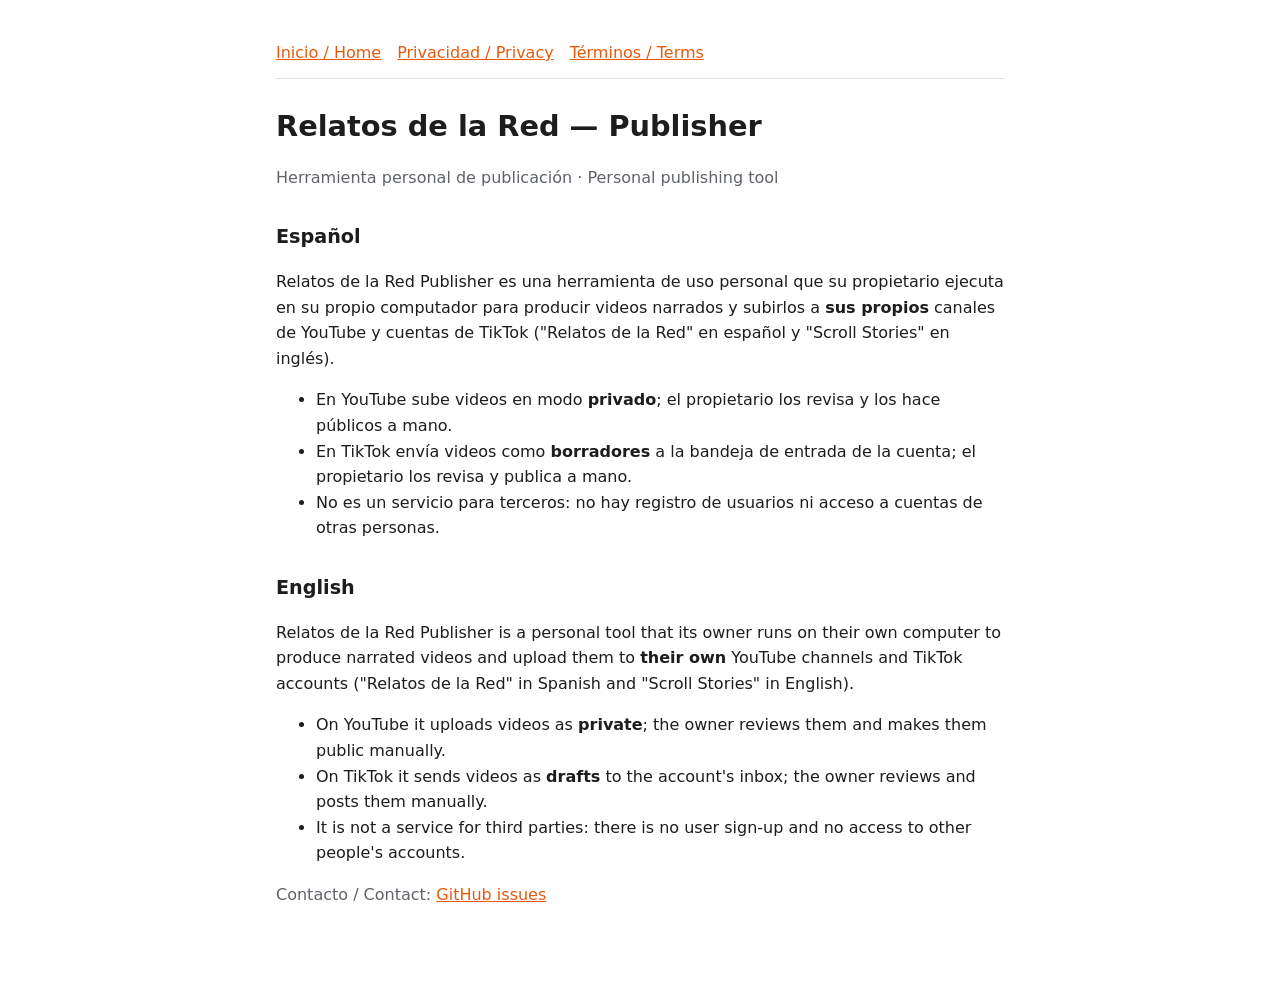
<file: index.html>
<!doctype html>
<html lang="es">
<head>
<meta charset="utf-8">
<meta name="viewport" content="width=device-width, initial-scale=1">
<title>Relatos de la Red — Publisher</title>
<link rel="stylesheet" href="style.css">
</head>
<body>
<main>
  <nav><a href="./">Inicio / Home</a><a href="privacy.html">Privacidad / Privacy</a><a href="terms.html">Términos / Terms</a></nav>

  <h1>Relatos de la Red — Publisher</h1>
  <p class="muted">Herramienta personal de publicación · Personal publishing tool</p>

  <h2>Español</h2>
  <p>Relatos de la Red Publisher es una herramienta de uso personal que su propietario ejecuta en su propio computador
  para producir videos narrados y subirlos a <strong>sus propios</strong> canales de YouTube y cuentas de TikTok
  ("Relatos de la Red" en español y "Scroll Stories" en inglés).</p>
  <ul>
    <li>En YouTube sube videos en modo <strong>privado</strong>; el propietario los revisa y los hace públicos a mano.</li>
    <li>En TikTok envía videos como <strong>borradores</strong> a la bandeja de entrada de la cuenta; el propietario
      los revisa y publica a mano.</li>
    <li>No es un servicio para terceros: no hay registro de usuarios ni acceso a cuentas de otras personas.</li>
  </ul>

  <h2>English</h2>
  <p>Relatos de la Red Publisher is a personal tool that its owner runs on their own computer to produce narrated
  videos and upload them to <strong>their own</strong> YouTube channels and TikTok accounts ("Relatos de la Red" in
  Spanish and "Scroll Stories" in English).</p>
  <ul>
    <li>On YouTube it uploads videos as <strong>private</strong>; the owner reviews them and makes them public
      manually.</li>
    <li>On TikTok it sends videos as <strong>drafts</strong> to the account's inbox; the owner reviews and posts
      them manually.</li>
    <li>It is not a service for third parties: there is no user sign-up and no access to other people's accounts.</li>
  </ul>

  <p class="muted">Contacto / Contact: <a href="https://github.com/SeferLeight/historias-legal/issues">GitHub issues</a></p>
</main>
</body>
</html>
</file>
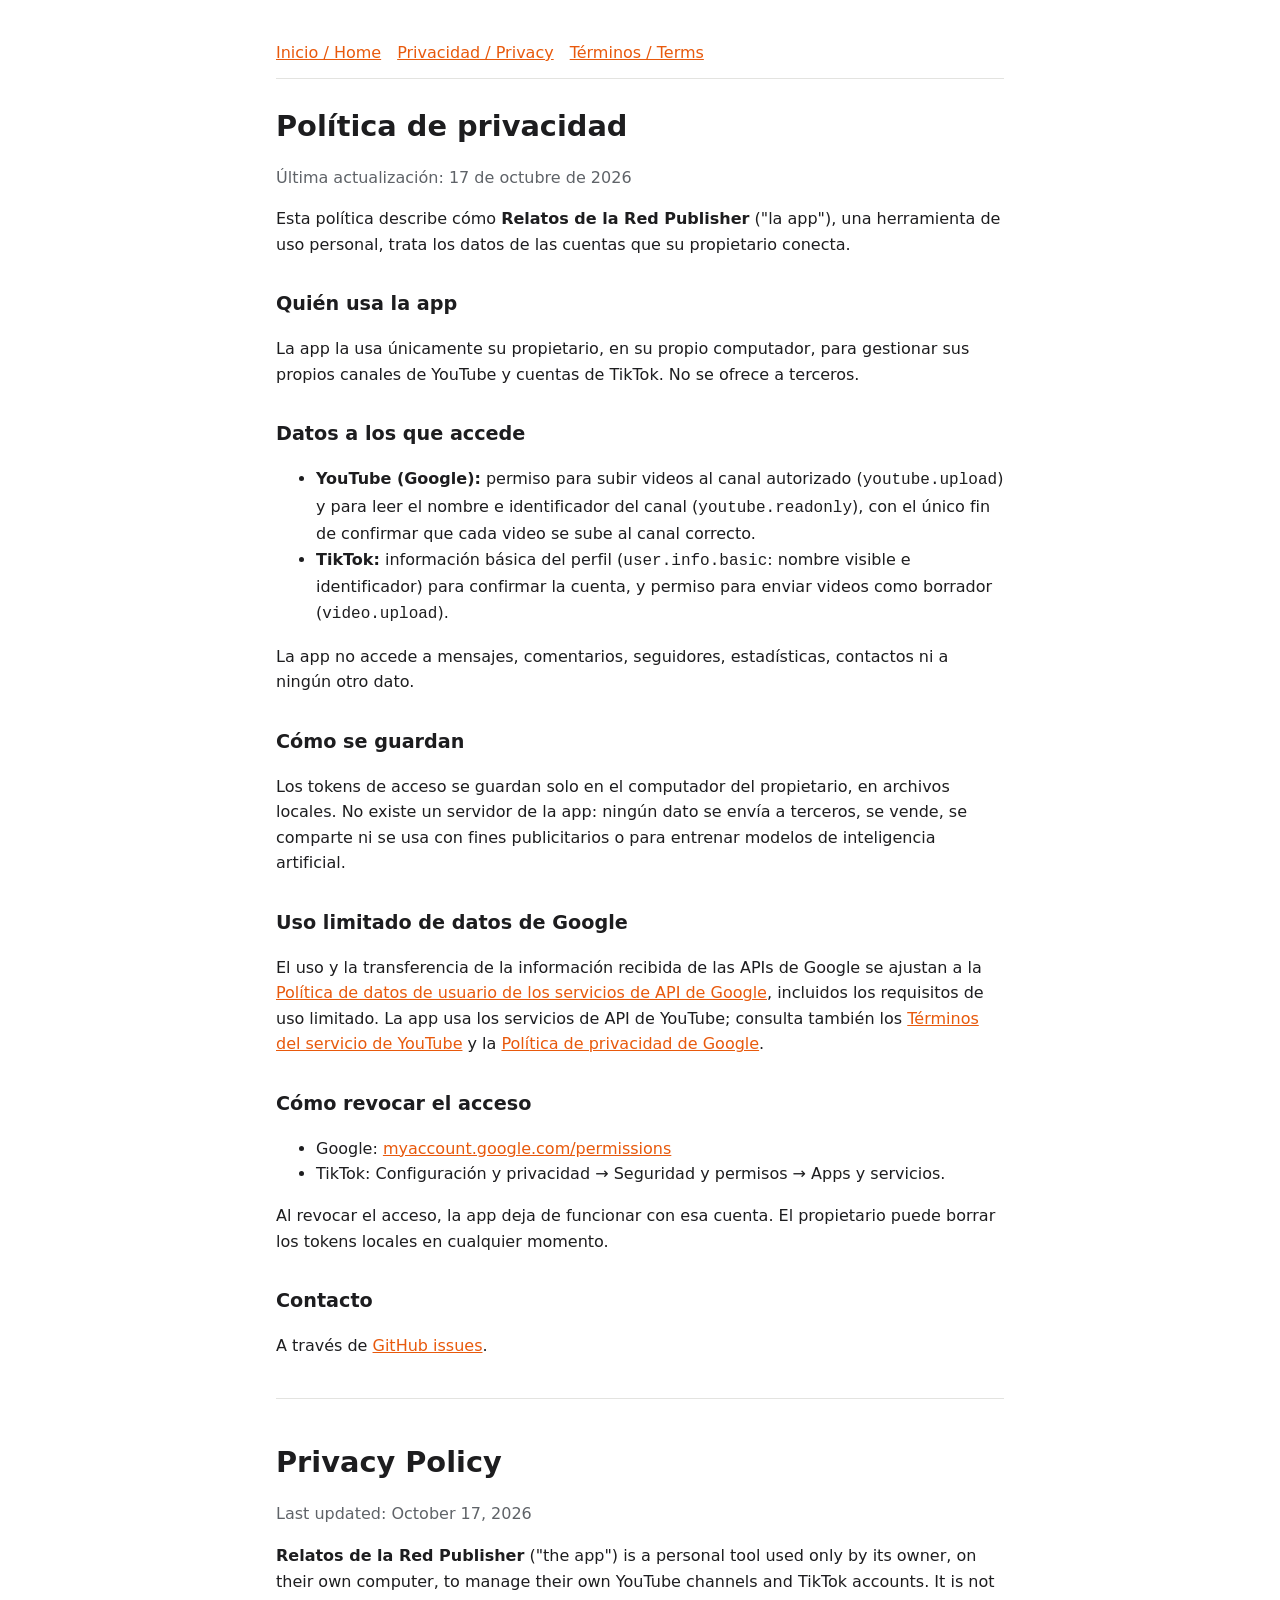
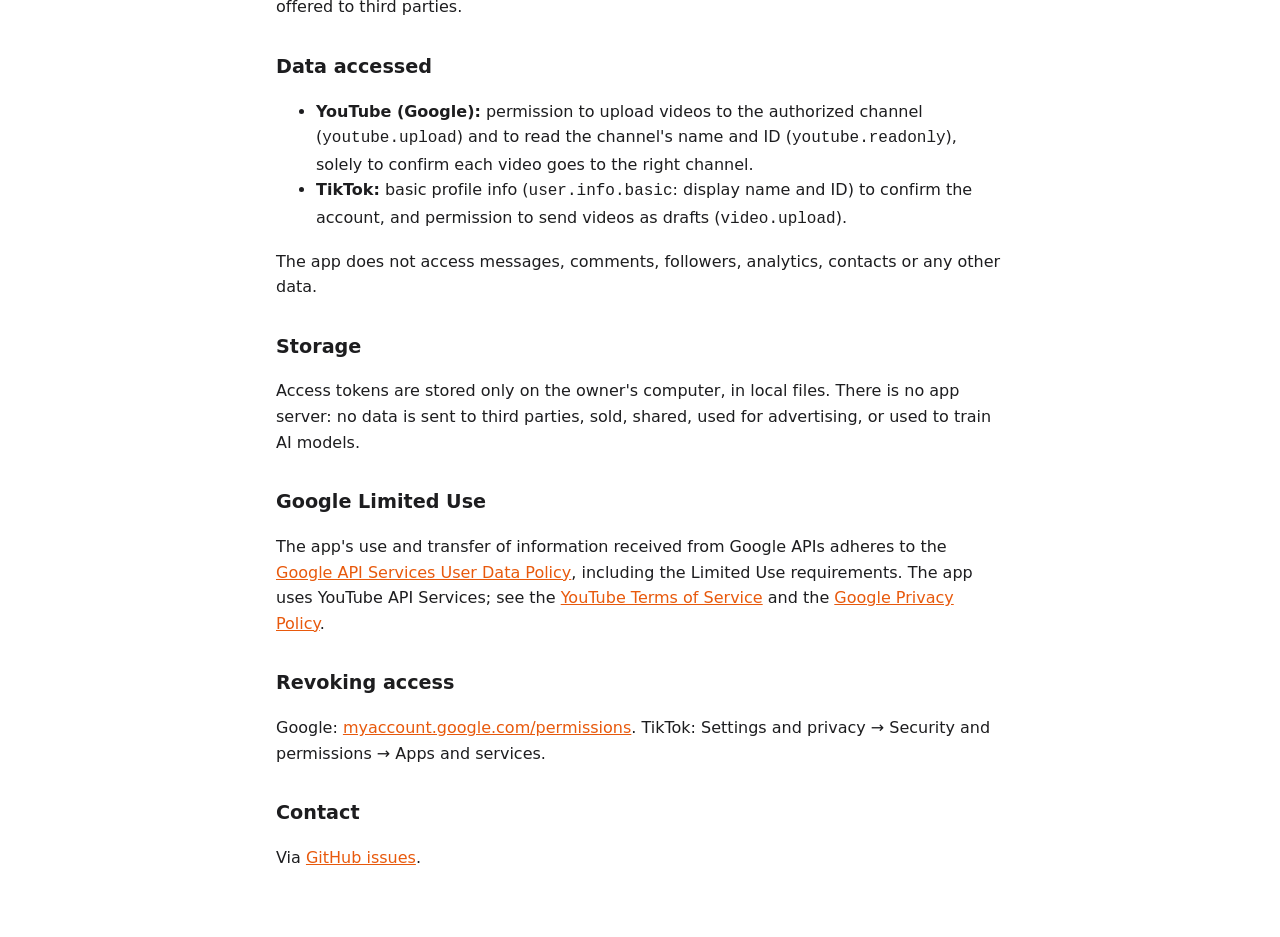
<file: privacy.html>
<!doctype html>
<html lang="es">
<head>
<meta charset="utf-8">
<meta name="viewport" content="width=device-width, initial-scale=1">
<title>Política de privacidad — Relatos de la Red Publisher</title>
<link rel="stylesheet" href="style.css">
</head>
<body>
<main>
  <nav><a href="./">Inicio / Home</a><a href="privacy.html">Privacidad / Privacy</a><a href="terms.html">Términos / Terms</a></nav>

  <h1>Política de privacidad</h1>
  <p class="muted">Última actualización: 17 de octubre de 2026</p>

  <p>Esta política describe cómo <strong>Relatos de la Red Publisher</strong> ("la app"), una herramienta de uso
  personal, trata los datos de las cuentas que su propietario conecta.</p>

  <h2>Quién usa la app</h2>
  <p>La app la usa únicamente su propietario, en su propio computador, para gestionar sus propios canales de YouTube y
  cuentas de TikTok. No se ofrece a terceros.</p>

  <h2>Datos a los que accede</h2>
  <ul>
    <li><strong>YouTube (Google):</strong> permiso para subir videos al canal autorizado
      (<code>youtube.upload</code>) y para leer el nombre e identificador del canal (<code>youtube.readonly</code>),
      con el único fin de confirmar que cada video se sube al canal correcto.</li>
    <li><strong>TikTok:</strong> información básica del perfil (<code>user.info.basic</code>: nombre visible e
      identificador) para confirmar la cuenta, y permiso para enviar videos como borrador (<code>video.upload</code>).</li>
  </ul>
  <p>La app no accede a mensajes, comentarios, seguidores, estadísticas, contactos ni a ningún otro dato.</p>

  <h2>Cómo se guardan</h2>
  <p>Los tokens de acceso se guardan solo en el computador del propietario, en archivos locales. No existe un servidor
  de la app: ningún dato se envía a terceros, se vende, se comparte ni se usa con fines publicitarios o para entrenar
  modelos de inteligencia artificial.</p>

  <h2>Uso limitado de datos de Google</h2>
  <p>El uso y la transferencia de la información recibida de las APIs de Google se ajustan a la
  <a href="https://developers.google.com/terms/api-services-user-data-policy">Política de datos de usuario de los
  servicios de API de Google</a>, incluidos los requisitos de uso limitado. La app usa los servicios de API de YouTube;
  consulta también los <a href="https://www.youtube.com/t/terms">Términos del servicio de YouTube</a> y la
  <a href="https://policies.google.com/privacy">Política de privacidad de Google</a>.</p>

  <h2>Cómo revocar el acceso</h2>
  <ul>
    <li>Google: <a href="https://myaccount.google.com/permissions">myaccount.google.com/permissions</a></li>
    <li>TikTok: Configuración y privacidad → Seguridad y permisos → Apps y servicios.</li>
  </ul>
  <p>Al revocar el acceso, la app deja de funcionar con esa cuenta. El propietario puede borrar los tokens locales en
  cualquier momento.</p>

  <h2>Contacto</h2>
  <p>A través de <a href="https://github.com/SeferLeight/historias-legal/issues">GitHub issues</a>.</p>

  <hr>

  <h1>Privacy Policy</h1>
  <p class="muted">Last updated: October 17, 2026</p>
  <p><strong>Relatos de la Red Publisher</strong> ("the app") is a personal tool used only by its owner, on their own
  computer, to manage their own YouTube channels and TikTok accounts. It is not offered to third parties.</p>
  <h2>Data accessed</h2>
  <ul>
    <li><strong>YouTube (Google):</strong> permission to upload videos to the authorized channel
      (<code>youtube.upload</code>) and to read the channel's name and ID (<code>youtube.readonly</code>), solely to
      confirm each video goes to the right channel.</li>
    <li><strong>TikTok:</strong> basic profile info (<code>user.info.basic</code>: display name and ID) to confirm the
      account, and permission to send videos as drafts (<code>video.upload</code>).</li>
  </ul>
  <p>The app does not access messages, comments, followers, analytics, contacts or any other data.</p>
  <h2>Storage</h2>
  <p>Access tokens are stored only on the owner's computer, in local files. There is no app server: no data is sent to
  third parties, sold, shared, used for advertising, or used to train AI models.</p>
  <h2>Google Limited Use</h2>
  <p>The app's use and transfer of information received from Google APIs adheres to the
  <a href="https://developers.google.com/terms/api-services-user-data-policy">Google API Services User Data Policy</a>,
  including the Limited Use requirements. The app uses YouTube API Services; see the
  <a href="https://www.youtube.com/t/terms">YouTube Terms of Service</a> and the
  <a href="https://policies.google.com/privacy">Google Privacy Policy</a>.</p>
  <h2>Revoking access</h2>
  <p>Google: <a href="https://myaccount.google.com/permissions">myaccount.google.com/permissions</a>. TikTok: Settings
  and privacy → Security and permissions → Apps and services.</p>
  <h2>Contact</h2>
  <p>Via <a href="https://github.com/SeferLeight/historias-legal/issues">GitHub issues</a>.</p>
</main>
</body>
</html>
</file>
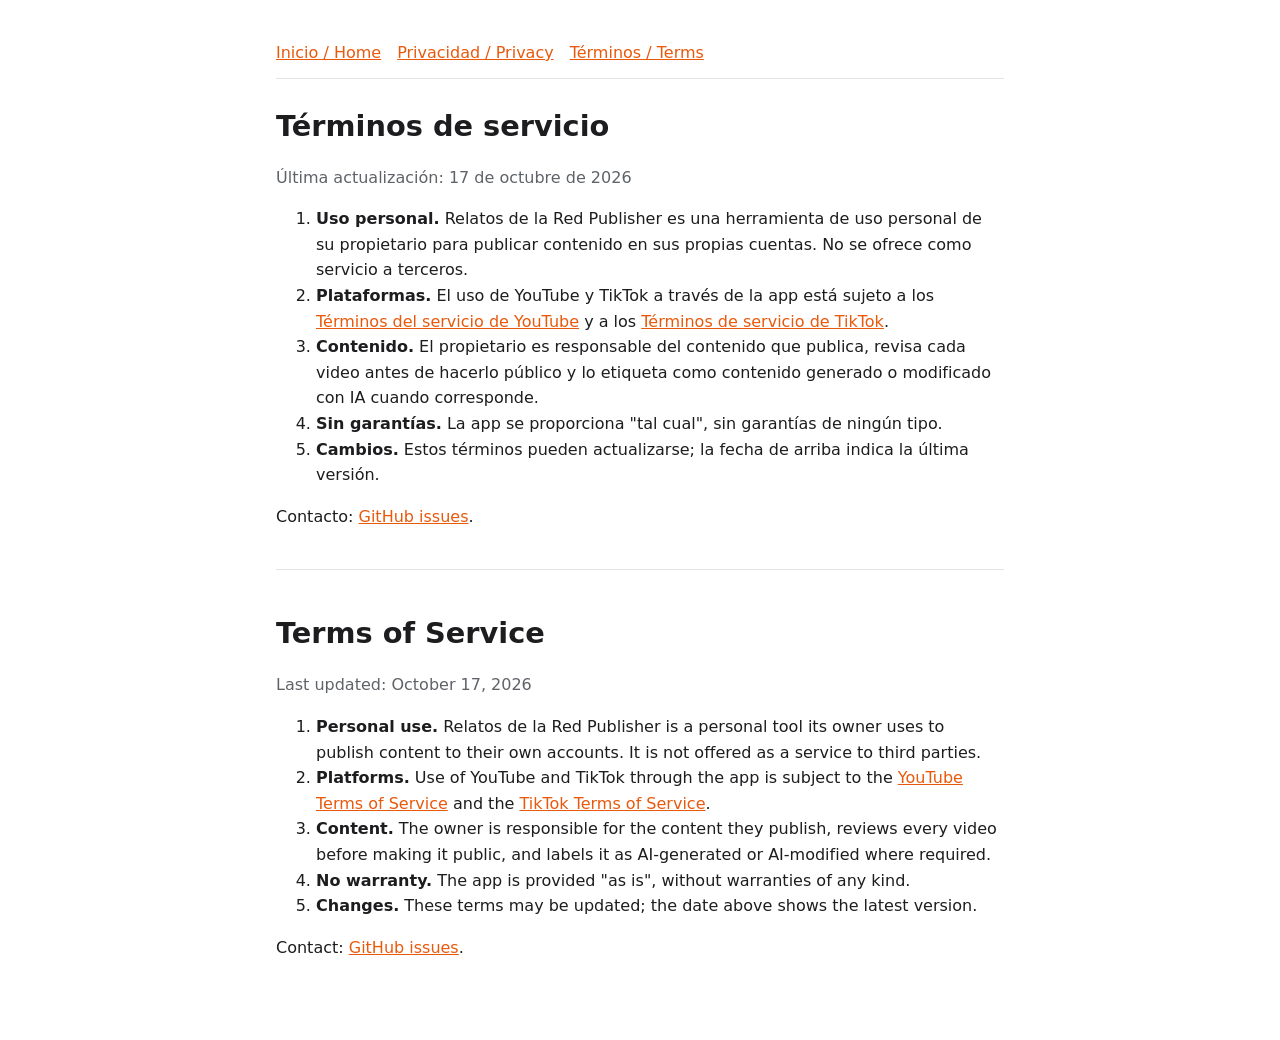
<file: terms.html>
<!doctype html>
<html lang="es">
<head>
<meta charset="utf-8">
<meta name="viewport" content="width=device-width, initial-scale=1">
<title>Términos de servicio — Relatos de la Red Publisher</title>
<link rel="stylesheet" href="style.css">
</head>
<body>
<main>
  <nav><a href="./">Inicio / Home</a><a href="privacy.html">Privacidad / Privacy</a><a href="terms.html">Términos / Terms</a></nav>

  <h1>Términos de servicio</h1>
  <p class="muted">Última actualización: 17 de octubre de 2026</p>
  <ol>
    <li><strong>Uso personal.</strong> Relatos de la Red Publisher es una herramienta de uso personal de su propietario
      para publicar contenido en sus propias cuentas. No se ofrece como servicio a terceros.</li>
    <li><strong>Plataformas.</strong> El uso de YouTube y TikTok a través de la app está sujeto a los
      <a href="https://www.youtube.com/t/terms">Términos del servicio de YouTube</a> y a los
      <a href="https://www.tiktok.com/legal/terms-of-service">Términos de servicio de TikTok</a>.</li>
    <li><strong>Contenido.</strong> El propietario es responsable del contenido que publica, revisa cada video antes
      de hacerlo público y lo etiqueta como contenido generado o modificado con IA cuando corresponde.</li>
    <li><strong>Sin garantías.</strong> La app se proporciona "tal cual", sin garantías de ningún tipo.</li>
    <li><strong>Cambios.</strong> Estos términos pueden actualizarse; la fecha de arriba indica la última versión.</li>
  </ol>
  <p>Contacto: <a href="https://github.com/SeferLeight/historias-legal/issues">GitHub issues</a>.</p>

  <hr>

  <h1>Terms of Service</h1>
  <p class="muted">Last updated: October 17, 2026</p>
  <ol>
    <li><strong>Personal use.</strong> Relatos de la Red Publisher is a personal tool its owner uses to publish content
      to their own accounts. It is not offered as a service to third parties.</li>
    <li><strong>Platforms.</strong> Use of YouTube and TikTok through the app is subject to the
      <a href="https://www.youtube.com/t/terms">YouTube Terms of Service</a> and the
      <a href="https://www.tiktok.com/legal/terms-of-service">TikTok Terms of Service</a>.</li>
    <li><strong>Content.</strong> The owner is responsible for the content they publish, reviews every video before
      making it public, and labels it as AI-generated or AI-modified where required.</li>
    <li><strong>No warranty.</strong> The app is provided "as is", without warranties of any kind.</li>
    <li><strong>Changes.</strong> These terms may be updated; the date above shows the latest version.</li>
  </ol>
  <p>Contact: <a href="https://github.com/SeferLeight/historias-legal/issues">GitHub issues</a>.</p>
</main>
</body>
</html>
</file>
<file: style.css>
:root { --bg:#ffffff; --fg:#1d1d1f; --muted:#5f6368; --line:#e3e3e0; --accent:#e8590c; }
@media (prefers-color-scheme: dark) { :root { --bg:#141414; --fg:#ececec; --muted:#a0a0a0; --line:#333; } }
* { box-sizing: border-box; }
body { margin:0; background:var(--bg); color:var(--fg); font:16px/1.6 system-ui, -apple-system, "Segoe UI", sans-serif; }
main { max-width:760px; margin:0 auto; padding:40px 16px 64px; }
h1 { font-size:1.8rem; margin:0 0 6px; } h2 { font-size:1.2rem; margin:32px 0 8px; }
.muted { color:var(--muted); } a { color:var(--accent); }
nav { display:flex; gap:16px; flex-wrap:wrap; margin:0 0 24px; padding-bottom:12px; border-bottom:1px solid var(--line); }
hr { border:0; border-top:1px solid var(--line); margin:40px 0; }
</file>
